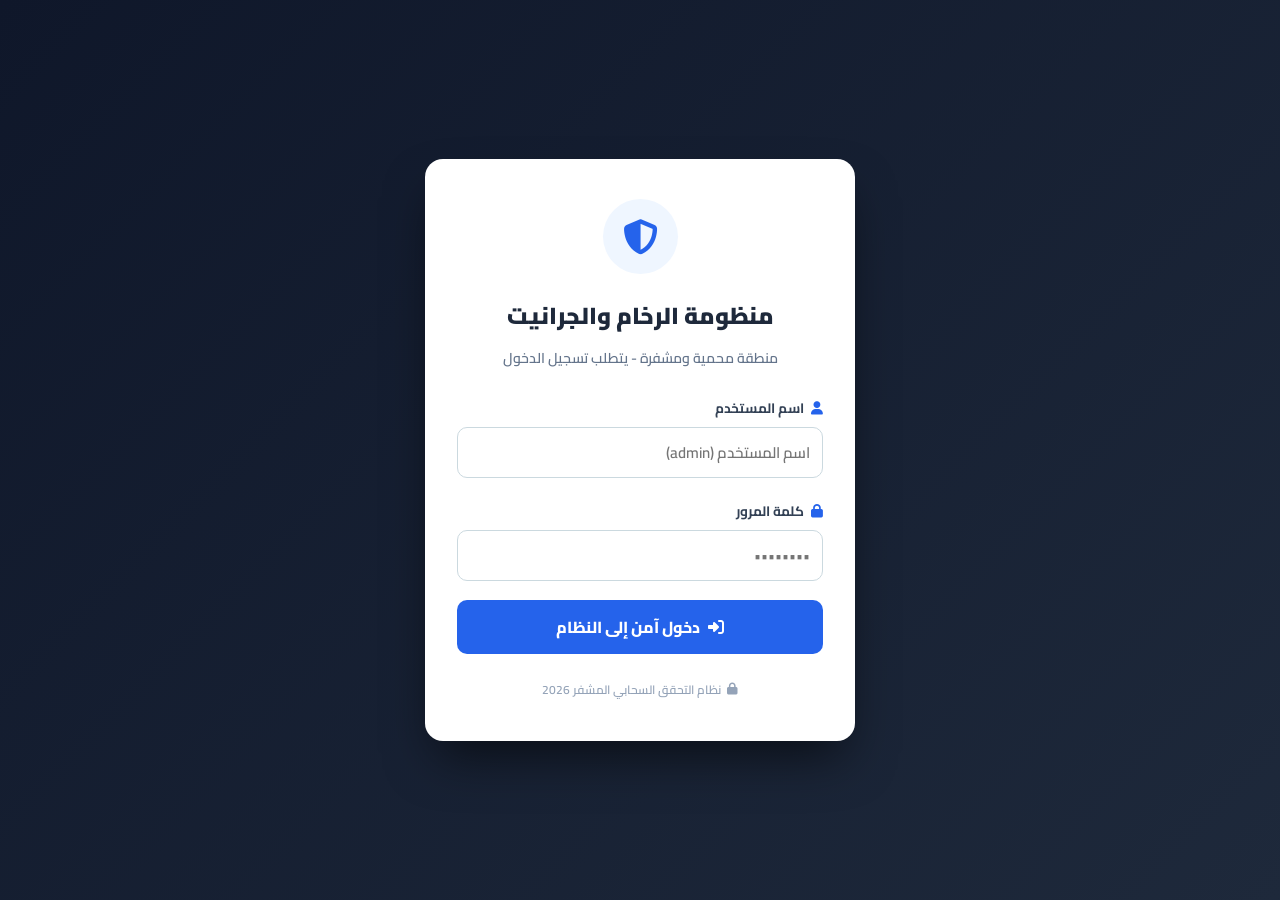
<file: public/index.html>
<!DOCTYPE html>
<html lang="ar" dir="rtl">
<head>
    <meta charset="UTF-8">
    <meta name="viewport" content="width=device-width, initial-scale=1.0">
    <title>حساب الحاج صلاح — الفواتير وكشف الحساب</title>
    <link rel="stylesheet" href="/static/style.css">
    <link rel="stylesheet" href="/static/overhaul.css?v=3">
    <link rel="stylesheet" href="https://cdnjs.cloudflare.com/ajax/libs/font-awesome/6.4.0/css/all.min.css">
    <style>
        .free-row td {
            background-color: #fef9c3 !important;
        }
        .btn-whatsapp {
            background: #25d366 !important;
            color: #fff !important;
            font-weight: 800;
        }
        .btn-whatsapp:hover {
            background: #1eb854 !important;
        }
        .gallery-item {
            display: inline-block;
            margin: 6px;
            padding: 6px;
            border: 1px solid #cbd5e1;
            border-radius: 8px;
            background: #fff;
            text-align: center;
        }
        .gallery-item img {
            width: 140px;
            height: 110px;
            object-fit: cover;
            border-radius: 6px;
            display: block;
        }
    </style>
</head>
<body>

    <!-- ================= FULLSCREEN SECURITY LOCK SCREEN ================= -->
    <div id="login-overlay" style="display:flex; position:fixed; top:0; left:0; width:100vw; height:100vh; background:linear-gradient(135deg, #0f172a 0%, #1e293b 100%); z-index:999999; justify-content:center; align-items:center; padding:1.25rem; font-family:'Cairo', sans-serif;">
        <div style="background:#ffffff; border-radius:18px; padding:2.5rem 2rem; width:100%; max-width:430px; box-shadow:0 25px 50px -12px rgba(0,0,0,0.6); text-align:center;">
            <div style="background:#eff6ff; width:75px; height:75px; border-radius:50%; display:flex; align-items:center; justify-content:center; margin:0 auto 1.25rem auto;">
                <i class="fa-solid fa-shield-halved" style="font-size:2.2rem; color:#2563eb;"></i>
            </div>
            <h2 style="font-size:1.45rem; font-weight:900; color:#1e293b; margin:0 0 0.5rem 0;">منظومة الرخام والجرانيت</h2>
            <p style="font-size:0.88rem; color:#64748b; margin:0 0 1.5rem 0; font-weight:600;">منطقة محمية ومشفرة - يتطلب تسجيل الدخول</p>

            <form id="login-form" onsubmit="handleLoginSubmit(event)" style="text-align:right;">
                <div style="margin-bottom:1.2rem;">
                    <label style="display:block; font-size:0.85rem; font-weight:700; color:#334155; margin-bottom:6px;">
                        <i class="fa-solid fa-user" style="color:#2563eb; margin-left:4px;"></i> اسم المستخدم
                    </label>
                    <input type="text" id="login-username" class="form-control" placeholder="اسم المستخدم (admin)" required autocomplete="username" style="width:100%; padding:10px 12px; font-size:0.95rem; border:1px solid #cbd5e1; border-radius:8px;">
                </div>

                <div style="margin-bottom:1.2rem;">
                    <label style="display:block; font-size:0.85rem; font-weight:700; color:#334155; margin-bottom:6px;">
                        <i class="fa-solid fa-lock" style="color:#2563eb; margin-left:4px;"></i> كلمة المرور
                    </label>
                    <input type="password" id="login-password" class="form-control" placeholder="••••••••" required autocomplete="current-password" style="width:100%; padding:10px 12px; font-size:0.95rem; border:1px solid #cbd5e1; border-radius:8px;">
                </div>

                <div id="login-error-msg" style="display:none; background:#fee2e2; color:#b91c1c; padding:8px 12px; border-radius:6px; font-size:0.85rem; font-weight:700; margin-bottom:1.2rem; text-align:center;">
                    اسم المستخدم أو كلمة المرور غير صحيحة!
                </div>

                <button type="submit" id="login-submit-btn" class="btn btn-primary" style="width:100%; padding:12px; font-size:1rem; font-weight:800; border-radius:8px; display:flex; justify-content:center; align-items:center; gap:8px;">
                    <i class="fa-solid fa-right-to-bracket"></i> دخول آمن إلى النظام
                </button>
            </form>

            <div style="margin-top:1.5rem; font-size:0.75rem; color:#94a3b8; font-weight:600; display:flex; align-items:center; justify-content:center; gap:6px;">
                <i class="fa-solid fa-lock"></i> نظام التحقق السحابي المشفر 2026
            </div>
        </div>
    </div>

    <!-- ================= MAIN APP WRAPPER (LOCKED UNTIL LOGIN) ================= -->
    <div id="app-wrapper" style="display:none;">


    <!-- Datalists for Autocomplete -->
    <datalist id="materials-datalist"></datalist>
    <datalist id="clients-datalist"></datalist>

    <!-- Navigation Header -->
    <header class="navbar">
        <div class="navbar-content">
            <div class="brand-title">
                <i class="fa-solid fa-gem" style="color: #f59e0b;"></i>
                <span>نظام فواتير ومستودع ملفات الرخام والجرانيت</span>
                <span class="brand-badge">خالي أحمد جلال 2026</span>
            </div>
            <nav class="nav-tabs">
                <button class="nav-tab-btn active" data-tab="dashboard-pane">
                    <i class="fa-solid fa-chart-pie"></i> لوحة التحكم
                </button>
                <button class="nav-tab-btn" data-tab="new-invoice-pane">
                    <i class="fa-solid fa-file-invoice"></i> الفاتورة (الاسطنبة الرسمية)
                </button>
                <button class="nav-tab-btn" data-tab="archive-pane">
                    <i class="fa-solid fa-folder-open"></i> أرشيف الفواتير
                </button>
                <button class="nav-tab-btn" data-tab="clients-pane">
                    <i class="fa-solid fa-users"></i> حسابات العملاء
                </button>
                <button class="nav-tab-btn" data-tab="repository-pane">
                    <i class="fa-solid fa-boxes-stacked"></i> مستودع الملفات والشغل
                </button>

            </nav>
            <div style="display:flex; align-items:center; gap:0.75rem; margin-right:auto;">
                <span class="badge" style="background:#e0f2fe; color:#0369a1; font-weight:800; padding:5px 12px; border-radius:12px; font-size:0.82rem;">
                    <i class="fa-solid fa-user-shield"></i> <span id="nav-username">admin</span>
                </span>
                <button class="btn btn-outline" onclick="handleLogout()" style="background:#fee2e2; color:#991b1b; border:1px solid #f87171; font-size:0.82rem; font-weight:800; padding:5px 12px; border-radius:8px; cursor:pointer;" title="تسجيل الخروج الآمن (مهم لو في سايبر أو جهاز مشترك)">
                    <i class="fa-solid fa-arrow-right-from-bracket"></i> خروج آمن
                </button>
            </div>
        </div>
    </header>

    <main class="main-wrapper">

        <!-- ==================== 1. DASHBOARD PANE ==================== -->
        <section id="dashboard-pane" class="tab-pane">
            <div class="stats-grid">
                <div class="stat-card blue">
                    <div class="stat-info">
                        <h4>إجمالي المبيعات والفواتير</h4>
                        <div class="stat-val" id="stat-sales">0 ج.م</div>
                        <div class="stat-sub">فواتير التوريدات والتصدير</div>
                    </div>
                    <div class="stat-icon"><i class="fa-solid fa-money-bill-wave" style="color:#3b82f6;"></i></div>
                </div>

                <div class="stat-card red">
                    <div class="stat-info">
                        <h4>المتبقي والديون لنا عند العملاء</h4>
                        <div class="stat-val" id="stat-receivables" style="color:#dc2626;">0 ج.م</div>
                        <div class="stat-sub">مستحقات واجبة التحصيل</div>
                    </div>
                    <div class="stat-icon"><i class="fa-solid fa-scale-unbalanced" style="color:#ef4444;"></i></div>
                </div>

                <div class="stat-card green">
                    <div class="stat-info">
                        <h4>إجمالي التحصيلات النقدية</h4>
                        <div class="stat-val" id="stat-paid" style="color:#16a34a;">0 ج.م</div>
                        <div class="stat-sub">سداد كاش وتحويلات ودينار</div>
                    </div>
                    <div class="stat-icon"><i class="fa-solid fa-circle-check" style="color:#10b981;"></i></div>
                </div>

                <div class="stat-card amber">
                    <div class="stat-info">
                        <h4>إجمالي كمية المسطحات</h4>
                        <div class="stat-val" id="stat-area">0 م٢</div>
                        <div class="stat-sub">مسطحات تم توريدها وتحميلها</div>
                    </div>
                    <div class="stat-icon"><i class="fa-solid fa-ruler-combined" style="color:#f59e0b;"></i></div>
                </div>

                <div class="stat-card purple">
                    <div class="stat-info">
                        <h4>إجمالي عدد القطع</h4>
                        <div class="stat-val" id="stat-pieces">0 قطعة</div>
                        <div class="stat-sub">طاولات وترابيع وشرائح</div>
                    </div>
                    <div class="stat-icon"><i class="fa-solid fa-cubes" style="color:#8b5cf6;"></i></div>
                </div>

                <div class="stat-card blue">
                    <div class="stat-info">
                        <h4>مصاريف الشغل والأوناش</h4>
                        <div class="stat-val" id="stat-expenses">0 ج.م</div>
                        <div class="stat-sub">نقل وونش وإكراميات وتعتيق</div>
                    </div>
                    <div class="stat-icon"><i class="fa-solid fa-truck-ramp-box" style="color:#6366f1;"></i></div>
                </div>
            </div>

            <!-- ==================== THE BIG FOUR MASTER ACCOUNTS ==================== -->
            <div class="card-box" style="margin-bottom: 1.5rem; background:#f8fafc; border: 2px solid #3b82f6; border-radius:12px; padding:1.25rem;">
                <div style="display:flex; justify-content:space-between; align-items:center; margin-bottom:1rem; flex-wrap:wrap; gap:0.5rem;">
                    <div>
                        <h3 style="font-weight:900; color:#1e3a8a; font-size:1.3rem; margin:0 0 4px 0;">
                            <i class="fa-solid fa-crown" style="color:#eab308;"></i> بوابة الحسابات وملفات الشغل الرئيسية (الأربعة الكبار)
                        </h3>
                        <span style="font-size:0.88rem; color:#64748b; font-weight:600;">الحسابات الأساسية التي طلبتها في الواجهة الرئيسية - وباقي العملاء متاحون بالقوائم في أي وقت</span>
                    </div>
                    <span class="badge badge-blue" style="font-size:0.85rem; padding:6px 12px; font-weight:800;">النسخة المطورة 2026</span>
                </div>

                <div style="display:grid; grid-template-columns: repeat(auto-fit, minmax(260px, 1fr)); gap:1rem;">
                    <!-- 1. الحاج صلاح -->
                    <div style="background: linear-gradient(135deg, #1e3a8a, #2563eb); color:#fff; border-radius:10px; padding:1.2rem; box-shadow:0 4px 6px rgba(0,0,0,0.1);">
                        <div style="display:flex; justify-content:space-between; align-items:center;">
                            <span style="background:#fef08a; color:#854d0e; font-size:0.75rem; font-weight:800; padding:2px 8px; border-radius:12px;">عميل رئيسي</span>
                            <i class="fa-solid fa-crown" style="color:#fde047;"></i>
                        </div>
                        <h4 style="margin:10px 0 4px 0; font-size:1.2rem; font-weight:900;">ملف الحاج صلاح</h4>
                        <p style="font-size:0.82rem; opacity:0.9; margin-bottom:12px;">10 فواتير نشطة معتمدة وسجل واصل والمتبقي</p>
                        <div style="display:flex; flex-direction:column; gap:6px;">
                            <div style="display:flex; gap:6px; flex-wrap:wrap;">
                                <button class="btn btn-warning" style="flex:1; padding:6px; font-size:0.82rem; font-weight:800;" onclick="showClientStatement('الحاج صلاح')">👁️ فتح الحساب</button>
                                <a href="/api/clients/الحاج صلاح/statement/pdf" class="btn btn-danger" style="background:#dc2626; color:#fff; border:none; padding:6px 8px; font-size:0.82rem; font-weight:800; display:inline-flex; align-items:center; gap:4px; text-decoration:none;" download><i class="fa-solid fa-file-pdf"></i> 📄 PDF كشف</a>
                                <a href="/api/special-files/الحاج صلاح/download" class="btn btn-outline" style="background:#fff; color:#1e3a8a; padding:6px 8px; font-size:0.82rem; font-weight:800;" download>📥 إكسيل</a>
                            </div>
                            <button class="btn btn-outline" style="background:rgba(255,255,255,0.15); color:#fff; border:1px solid rgba(255,255,255,0.4); padding:4px; font-size:0.8rem;" onclick="startNewInvoiceForClient('الحاج صلاح')">➕ عمل فاتورة جديدة له</button>
                        </div>
                    </div>

                    <!-- 2. أحمد رضا -->
                    <div style="background: linear-gradient(135deg, #0f766e, #0d9488); color:#fff; border-radius:10px; padding:1.2rem; box-shadow:0 4px 6px rgba(0,0,0,0.1);">
                        <div style="display:flex; justify-content:space-between; align-items:center;">
                            <span style="background:#ccfbf1; color:#0f766e; font-size:0.75rem; font-weight:800; padding:2px 8px; border-radius:12px;">عميل رئيسي</span>
                            <i class="fa-solid fa-gem" style="color:#a7f3d0;"></i>
                        </div>
                        <h4 style="margin:10px 0 4px 0; font-size:1.2rem; font-weight:900;">ملف أحمد رضا</h4>
                        <p style="font-size:0.82rem; opacity:0.9; margin-bottom:12px;">26 فاتورة مسجلة وصافي القديم ودفعات علي السيوفي</p>
                        <div style="display:flex; flex-direction:column; gap:6px;">
                            <div style="display:flex; gap:6px;">
                                <button class="btn btn-warning" style="flex:1; padding:6px; font-size:0.82rem; font-weight:800;" onclick="showClientStatement('أحمد رضا')">👁️ فتح الحساب</button>
                                <a href="/api/special-files/أحمد رضا/download" class="btn btn-outline" style="background:#fff; color:#0f766e; padding:6px 8px; font-size:0.82rem; font-weight:800;" download>📥 إكسيل مطور</a>
                            </div>
                            <button class="btn btn-outline" style="background:rgba(255,255,255,0.15); color:#fff; border:1px solid rgba(255,255,255,0.4); padding:4px; font-size:0.8rem;" onclick="startNewInvoiceForClient('أحمد رضا')">➕ عمل فاتورة جديدة له</button>
                        </div>
                    </div>

                    <!-- 3. أدهم -->
                    <div style="background: linear-gradient(135deg, #7c2d12, #c2410c); color:#fff; border-radius:10px; padding:1.2rem; box-shadow:0 4px 6px rgba(0,0,0,0.1);">
                        <div style="display:flex; justify-content:space-between; align-items:center;">
                            <span style="background:#ffedd5; color:#9a3412; font-size:0.75rem; font-weight:800; padding:2px 8px; border-radius:12px;">توريد وشحنات</span>
                            <i class="fa-solid fa-truck-fast" style="color:#fed7aa;"></i>
                        </div>
                        <h4 style="margin:10px 0 4px 0; font-size:1.2rem; font-weight:900;">ملف أدهم الشامل</h4>
                        <p style="font-size:0.82rem; opacity:0.9; margin-bottom:12px;">شحنات 1-9 وإجمالي أمتار الخامات وورشة عرب مساعد</p>
                        <div style="display:flex; flex-direction:column; gap:6px;">
                            <div style="display:flex; gap:6px;">
                                <button class="btn btn-warning" style="flex:1; padding:6px; font-size:0.82rem; font-weight:800;" onclick="showClientStatement('أدهم')">👁️ فتح الحساب</button>
                                <a href="/api/special-files/أدهم/download" class="btn btn-outline" style="background:#fff; color:#7c2d12; padding:6px 8px; font-size:0.82rem; font-weight:800;" download>📥 إكسيل مطور</a>
                            </div>
                            <button class="btn btn-outline" style="background:rgba(255,255,255,0.15); color:#fff; border:1px solid rgba(255,255,255,0.4); padding:4px; font-size:0.8rem;" onclick="startNewInvoiceForClient('أدهم')">➕ عمل فاتورة جديدة له</button>
                        </div>
                    </div>

                    <!-- 4. صديق جعفر -->
                    <div style="background: linear-gradient(135deg, #4c1d95, #6d28d9); color:#fff; border-radius:10px; padding:1.2rem; box-shadow:0 4px 6px rgba(0,0,0,0.1);">
                        <div style="display:flex; justify-content:space-between; align-items:center;">
                            <span style="background:#f3e8ff; color:#6b21a8; font-size:0.75rem; font-weight:800; padding:2px 8px; border-radius:12px;">عميل رئيسي</span>
                            <i class="fa-solid fa-scale-balanced" style="color:#d8b4fe;"></i>
                        </div>
                        <h4 style="margin:10px 0 4px 0; font-size:1.2rem; font-weight:900;">ملف صديق جعفر</h4>
                        <p style="font-size:0.82rem; opacity:0.9; margin-bottom:12px;">فواتير 1-5 وحساب قديم وإجمالي الدفعات الواصلة</p>
                        <div style="display:flex; flex-direction:column; gap:6px;">
                            <div style="display:flex; gap:6px;">
                                <button class="btn btn-warning" style="flex:1; padding:6px; font-size:0.82rem; font-weight:800;" onclick="showClientStatement('صديق جعفر')">👁️ فتح الحساب</button>
                                <a href="/api/special-files/صديق جعفر/download" class="btn btn-outline" style="background:#fff; color:#4c1d95; padding:6px 8px; font-size:0.82rem; font-weight:800;" download>📥 إكسيل مطور</a>
                            </div>
                            <button class="btn btn-outline" style="background:rgba(255,255,255,0.15); color:#fff; border:1px solid rgba(255,255,255,0.4); padding:4px; font-size:0.8rem;" onclick="startNewInvoiceForClient('صديق جعفر')">➕ عمل فاتورة جديدة له</button>
                        </div>
                    </div>

                    <!-- 5. عيسى -->
                    <div style="background: linear-gradient(135deg, #065f46, #059669); color:#fff; border-radius:10px; padding:1.2rem; box-shadow:0 4px 6px rgba(0,0,0,0.1);">
                        <div style="display:flex; justify-content:space-between; align-items:center;">
                            <span style="background:#d1fae5; color:#065f46; font-size:0.75rem; font-weight:800; padding:2px 8px; border-radius:12px;">مورد رخام</span>
                            <i class="fa-solid fa-layer-group" style="color:#a7f3d0;"></i>
                        </div>
                        <h4 style="margin:10px 0 4px 0; font-size:1.2rem; font-weight:900;">ملف عيسى</h4>
                        <p style="font-size:0.82rem; opacity:0.9; margin-bottom:12px;">بيان 1180 وسيلفيا طرد 38 وواصل 40 ألف والباقي له</p>
                        <div style="display:flex; flex-direction:column; gap:6px;">
                            <div style="display:flex; gap:6px;">
                                <button class="btn btn-warning" style="flex:1; padding:6px; font-size:0.82rem; font-weight:800;" onclick="showClientStatement('عيسى')">👁️ فتح الحساب</button>
                                <a href="/api/special-files/عيسى/download" class="btn btn-outline" style="background:#fff; color:#065f46; padding:6px 8px; font-size:0.82rem; font-weight:800;" download>📥 إكسيل مطور</a>
                            </div>
                            <button class="btn btn-outline" style="background:rgba(255,255,255,0.15); color:#fff; border:1px solid rgba(255,255,255,0.4); padding:4px; font-size:0.8rem;" onclick="startNewInvoiceForClient('عيسى')">➕ عمل فاتورة جديدة له</button>
                        </div>
                    </div>
                </div>
            </div>

            <div style="display: grid; grid-template-columns: 1fr 1fr; gap: 1.5rem;">
                <div class="card-box">
                    <div class="box-header">
                        <div class="box-title"><i class="fa-solid fa-clock-rotate-left"></i> أحدث الفواتير المسجلة</div>
                        <button class="btn btn-outline" onclick="document.querySelector('[data-tab=\'archive-pane\']').click()">عرض الكل</button>
                    </div>
                    <table class="data-table">
                        <thead>
                            <tr>
                                <th>رقم الفاتورة</th>
                                <th>التاريخ</th>
                                <th>العميل</th>
                                <th>الكمية</th>
                                <th>الإجمالي</th>
                                <th>إجراءات</th>
                            </tr>
                        </thead>
                        <tbody id="recent-invoices-tbody"></tbody>
                    </table>
                </div>

                <div class="card-box">
                    <div class="box-header">
                        <div class="box-title"><i class="fa-solid fa-fire"></i> أكثر الخامات مبيعاً وتوريداً</div>
                    </div>
                    <table class="data-table">
                        <thead>
                            <tr>
                                <th>اسم الخامة</th>
                                <th>عدد القطع</th>
                                <th>إجمالي المسطح</th>
                                <th>إجمالي القيمة</th>
                            </tr>
                        </thead>
                        <tbody id="top-materials-tbody"></tbody>
                    </table>
                </div>
            </div>
        </section>


        <!-- ==================== 2. NEW INVOICE PANE (الاسطنبة المطابقة 100%) ==================== -->
        <section id="new-invoice-pane" class="tab-pane" style="display:none;">
            
            <div class="card-box no-print" style="margin-bottom:1rem; padding: 1rem;">
                <div style="display:flex; justify-content:space-between; align-items:center; flex-wrap:wrap; gap:0.5rem;">
                    <div style="display:flex; gap:0.5rem; align-items:center;">
                        <span style="font-weight:800; font-size:1.15rem; color:#1e3a8a;">
                            <i class="fa-solid fa-stamp"></i> اسطنبة الفاتورة الرسمية (شغل الجرارات والتحميل والتصدير)
                        </span>
                    </div>
                    <div style="display:flex; gap:0.5rem; flex-wrap:wrap;">
                        <button type="button" class="btn btn-amber" onclick="openSmartOrderModal()">
                            <i class="fa-solid fa-wand-magic-sparkles"></i> 🤖 كتابة أمر سريع
                        </button>
                        <button type="button" class="btn btn-primary" onclick="addRowToInvoice()">
                            <i class="fa-solid fa-plus"></i> إضافة سطر بند
                        </button>
                        <button type="button" id="btn-save-invoice" class="btn btn-success" onclick="saveCurrentInvoice()">
                            <i class="fa-solid fa-floppy-disk"></i> حفظ الفاتورة في النظام
                        </button>
                        <button type="button" id="btn-send-whatsapp" class="btn btn-whatsapp" style="display:none;" onclick="shareInvoiceWhatsApp()">
                            <i class="fa-brands fa-whatsapp"></i> إرسال واتساب للعميل
                        </button>
                        <button type="button" id="btn-attach-photos" class="btn btn-primary" style="display:none; background:#7c3aed;" onclick="openAttachPhotosModal()">
                            <i class="fa-solid fa-camera"></i> 📷 إرفاق صور البضاعة / الإيصالات
                        </button>
                        <button type="button" id="btn-export-excel-current" class="btn btn-success" style="display:none;" onclick="exportCurrentInvoiceExcel()">
                            <i class="fa-solid fa-file-excel"></i> 📥 تصدير إكسيل
                        </button>
                        <button type="button" id="btn-export-pdf-current" class="btn btn-danger" style="display:none; background:#dc2626; color:#fff;" onclick="exportCurrentInvoicePDF()">
                            <i class="fa-solid fa-file-pdf"></i> 📄 تصدير PDF منسق
                        </button>
                        <button type="button" class="btn btn-outline" onclick="window.print()">
                            <i class="fa-solid fa-print"></i> طباعة A4
                        </button>
                        <button type="button" class="btn btn-amber" onclick="prefillSampleInvoice()">
                            <i class="fa-solid fa-bolt"></i> ⚡ نموذج تجربة
                        </button>
                        <button type="button" class="btn btn-danger" onclick="clearInvoiceForm()">
                            <i class="fa-solid fa-plus-circle"></i> فاتورة جديدة
                        </button>
                    </div>
                </div>
            </div>

            <!-- The Official Invoice Sheet View -->
            <div class="invoice-sheet-container" id="printable-invoice-sheet">
                
                <!-- Metadata Yellow Header Table -->
                <table class="invoice-top-meta-table">
                    <tr>
                        <td style="width: 2%;"></td>
                        <td class="cell-yellow">التاريخ</td>
                        <td style="width: 18%;"><input type="date" id="meta-inv-date" class="meta-input"></td>
                        <td class="cell-yellow">العميل</td>
                        <td style="width: 28%;"><input type="text" list="clients-datalist" id="meta-client-name" class="meta-input" placeholder="اسم العميل (يمكنك اختيار أي عميل أو كتابة جديد)..."></td>
                        <td style="width: 2%;"></td>
                        <td class="cell-yellow">السائق</td>
                        <td style="width: 22%;"><input type="text" id="meta-driver-name" class="meta-input" placeholder="اسم السائق ورقم الهاتف..."></td>
                    </tr>
                    <tr>
                        <td style="width: 2%;"></td>
                        <td class="cell-yellow">رقم السيارة / الكونتر</td>
                        <td><input type="text" id="meta-car-no" class="meta-input" placeholder="رقم السيارة..."></td>
                        <td class="cell-yellow">مكان التحميل</td>
                        <td><input type="text" id="meta-loading-place" class="meta-input" placeholder="مكان التحميل / المصنع..."></td>
                        <td style="width: 2%;"></td>
                        <td class="cell-yellow">المشرف</td>
                        <td><input type="text" id="meta-supervisor" class="meta-input" value="-"></td>
                    </tr>
                    <tr>
                        <td style="width: 2%;"></td>
                        <td class="cell-yellow">رقم الفاتوره</td>
                        <td><input type="text" id="meta-inv-no" class="meta-input" style="color:#b91c1c; font-weight:800;"></td>
                        <td class="cell-yellow">الدفعة المسددة</td>
                        <td><input type="number" id="meta-paid" class="meta-input" value="0" placeholder="المدفوع كاش..."></td>
                        <td style="width: 2%;"></td>
                        <td class="cell-yellow">خصم / تسوية</td>
                        <td><input type="number" id="meta-discount" class="meta-input" value="0"></td>
                    </tr>
                </table>

                <!-- Main Items Table -->
                <table class="invoice-grid-table">
                    <thead>
                        <tr>
                            <th style="width: 6%;">رقم<br>الطرد</th>
                            <th style="width: 6%;">رقم البلوك</th>
                            <th style="width: 24%;">نوع الخامه</th>
                            <th style="width: 6%;">عدد</th>
                            <th style="width: 6%;">طول</th>
                            <th style="width: 6%;">عرض</th>
                            <th style="width: 9%;">المسطح (م٢)</th>
                            <th style="width: 8%;">السعر</th>
                            <th style="width: 11%;">الإجمالي</th>
                            <th style="width: 6%;">فري</th>
                            <th style="width: 14%;">ملاحظات</th>
                            <th class="no-print" style="width: 2%;">حذف</th>
                        </tr>
                    </thead>
                    <tbody id="invoice-items-tbody">
                        <!-- Populated by app.js -->
                    </tbody>
                    <tfoot>
                        <!-- Exact Grand Total Row with Red Highlight -->
                        <tr class="row-tot-red">
                            <td colspan="3" style="text-align:center; font-size:1.1rem;">الإجمالي</td>
                            <td id="lbl-total-pieces" style="font-size:1.15rem;">0</td>
                            <td></td>
                            <td></td>
                            <td id="lbl-total-area" style="font-size:1.15rem;">0.000</td>
                            <td></td>
                            <td id="lbl-total-amount" style="font-size:1.2rem;">0.00</td>
                            <td></td>
                            <td></td>
                            <td class="no-print"></td>
                        </tr>
                    </tfoot>
                </table>

                <div class="form-group no-print" style="margin-top:0.75rem;">
                    <label>ملاحظات عامة على الفاتورة:</label>
                    <input type="text" id="meta-notes" class="form-control" placeholder="أي ملاحظات تخص الحمولة أو النولون أو الحساب القديم...">
                </div>

                <!-- Truck Summary Table (ملخص الجرار التلقائي) -->
                <div class="truck-summary-wrapper">
                    <div style="text-align: center;">
                        <span class="truck-summary-title">ملخص الجرار</span>
                    </div>
                    <table class="truck-table">
                        <thead>
                            <tr>
                                <th style="width: 40%;">الخامه و البيان</th>
                                <th style="width: 15%;">عدد الطاولات</th>
                                <th style="width: 15%;">كمية الأمتار</th>
                                <th style="width: 15%;">السعر</th>
                                <th style="width: 15%;">الإجمالي</th>
                            </tr>
                        </thead>
                        <tbody id="truck-summary-tbody">
                            <!-- Populated automatically -->
                        </tbody>
                        <tfoot>
                            <tr class="truck-total-row">
                                <td>الإجمالي</td>
                                <td id="sum-tot-qty">0</td>
                                <td id="sum-tot-area">0.000</td>
                                <td>-</td>
                                <td id="sum-tot-amount">0.00</td>
                            </tr>
                        </tfoot>
                    </table>
                </div>

                <!-- Attached Photos Gallery for this Invoice -->
                <div id="invoice-attachments-section" style="display:none; margin-top:2rem; border-top:1px solid #cbd5e1; padding-top:1rem;">
                    <h4 style="font-weight:800; color:#1e3a8a; margin-bottom:0.75rem;"><i class="fa-solid fa-images"></i> صور ومرفقات الفاتورة والبضاعة:</h4>
                    <div id="invoice-attachments-gallery"></div>
                </div>

<!-- Signatures omitted as requested -->
            </div>

        </section>


        <!-- ==================== 3. INVOICES ARCHIVE PANE (مع إمكانية التعديل في أي وقت) ==================== -->
        <section id="archive-pane" class="tab-pane" style="display:none;">
            <div class="card-box">
                <div class="box-header">
                    <div class="box-title"><i class="fa-solid fa-box-archive"></i> أرشيف وسجل الفواتير (اضغط على "تعديل" لتعديل أي فاتورة في أي وقت)</div>
                    <div style="display:flex; gap:0.5rem;">
                        <input type="text" id="archive-search" class="form-control" style="width:250px;" placeholder="بحث برقم الفاتورة أو العميل..." oninput="loadInvoicesArchive()">
                        <button class="btn btn-primary" onclick="loadInvoicesArchive()"><i class="fa-solid fa-magnifying-glass"></i> بحث</button>
                    </div>
                </div>
                
                <!-- Quick Filter Buttons (Newest first, single click) -->
                <div style="display:flex; gap:0.5rem; flex-wrap:wrap; margin-bottom:1rem; padding:0.5rem 0; border-bottom:1px solid #e2e8f0;">
                    <button class="btn btn-outline" style="padding:5px 14px; font-size:0.85rem; font-weight:800;" onclick="filterArchiveByClient('')">🌟 جميع الفواتير</button>
                    <button class="btn btn-outline" style="padding:5px 14px; font-size:0.85rem; font-weight:800; background:#fef08a; color:#854d0e; border-color:#eab308;" onclick="filterArchiveByClient('الحاج صلاح')">👑 الحاج صلاح</button>
                    <button class="btn btn-outline" style="padding:5px 14px; font-size:0.85rem; font-weight:800; background:#ccfbf1; color:#0f766e; border-color:#14b8a6;" onclick="filterArchiveByClient('أحمد رضا')">📄 أحمد رضا</button>
                    <button class="btn btn-outline" style="padding:5px 14px; font-size:0.85rem; font-weight:800; background:#f3e8ff; color:#6b21a8; border-color:#a855f7;" onclick="filterArchiveByClient('أدهم')">💼 ملف أدهم</button>
                    <button class="btn btn-outline" style="padding:5px 14px; font-size:0.85rem; font-weight:800; background:#ffedd5; color:#9a3412; border-color:#f97316;" onclick="filterArchiveByClient('صديق جعفر')">🤝 صديق جعفر</button>
                </div>
                <table class="data-table">
                    <thead>
                        <tr>
                            <th>رقم الفاتورة</th>
                            <th>التاريخ</th>
                            <th>العميل</th>
                            <th>السائق والسيارة</th>
                            <th>القطع</th>
                            <th>المسطح</th>
                            <th>الإجمالي</th>
                            <th>المدفوع</th>
                            <th>المتبقي</th>
                            <th>إجراءات الفاتورة</th>
                        </tr>
                    </thead>
                    <tbody id="archive-tbody"></tbody>
                </table>
            </div>
        </section>


        <!-- ==================== 4. CLIENTS & LEDGER PANE ==================== -->
        <section id="clients-pane" class="tab-pane" style="display:none;">
            <div class="card-box">
                <div class="box-header">
                    <div class="box-title"><i class="fa-solid fa-users"></i> دليل وحسابات العملاء (كشوف الحساب والديون)</div>
                    <div style="display:flex; gap:0.5rem; align-items:center;">
                        <select id="client-statement-select" class="form-control" style="width:320px;" onchange="showClientStatement(this.value)">
                            <option value="">-- اختر عميل لعرض كشف الحساب --</option>
                        </select>
                        <button class="btn btn-success" onclick="openAddPaymentModal()"><i class="fa-solid fa-hand-holding-dollar"></i> تسجيل دفعة جديدة</button>
                    </div>
                </div>

                <!-- VIP Master Cards for Salah, Reda, and Adham -->
                <div style="display:grid; grid-template-columns: repeat(auto-fit, minmax(280px, 1fr)); gap:1rem; margin-bottom:1.5rem;">
                    <div style="background: linear-gradient(135deg, #1e3a8a, #3b82f6); color:#fff; border-radius:12px; padding:1.25rem; box-shadow:0 4px 6px -1px rgba(0,0,0,0.1);">
                        <div style="display:flex; justify-content:space-between; align-items:center;">
                            <span style="background:#fef08a; color:#854d0e; font-size:0.75rem; font-weight:800; padding:3px 8px; border-radius:20px;">نسخة مطورة 2026</span>
                            <i class="fa-solid fa-crown" style="color:#fde047; font-size:1.2rem;"></i>
                        </div>
                        <h3 style="margin:8px 0 4px 0; font-size:1.25rem;">ملف الحاج صلاح الشامل</h3>
                        <p style="font-size:0.85rem; opacity:0.9; margin-bottom:12px;">10 فواتير نشطة معتمدة وسجل الدفعات والمتبقي</p>
                        <div style="display:flex; gap:6px; flex-wrap:wrap;">
                            <button class="btn btn-warning" style="flex:1; padding:6px; font-size:0.85rem; font-weight:700;" onclick="showClientStatement('الحاج صلاح')">👁️ عرض السجل</button>
                            <a href="/api/clients/الحاج صلاح/statement/pdf" class="btn btn-danger" style="background:#dc2626; color:#fff; border:none; padding:6px 10px; font-size:0.85rem; font-weight:800; display:inline-flex; align-items:center; gap:4px; text-decoration:none;" download><i class="fa-solid fa-file-pdf"></i> 📄 PDF كشف</a>
                            <a href="/api/special-files/الحاج صلاح/download" class="btn btn-outline" style="background:#fff; color:#1e3a8a; padding:6px 10px; font-size:0.85rem; font-weight:700;">📥 إكسيل</a>
                        </div>
                    </div>

                    <div style="background: linear-gradient(135deg, #0f766e, #14b8a6); color:#fff; border-radius:12px; padding:1.25rem; box-shadow:0 4px 6px -1px rgba(0,0,0,0.1);">
                        <div style="display:flex; justify-content:space-between; align-items:center;">
                            <span style="background:#ccfbf1; color:#0f766e; font-size:0.75rem; font-weight:800; padding:3px 8px; border-radius:20px;">نسخة مطورة 2026</span>
                            <i class="fa-solid fa-gem" style="color:#a7f3d0; font-size:1.2rem;"></i>
                        </div>
                        <h3 style="margin:8px 0 4px 0; font-size:1.25rem;">ملف أحمد رضا الشامل</h3>
                        <p style="font-size:0.85rem; opacity:0.9; margin-bottom:12px;">26 فاتورة مسجلة بالأسماء الأصلية ودفعات واصل</p>
                        <div style="display:flex; gap:6px;">
                            <button class="btn btn-warning" style="flex:1; padding:6px; font-size:0.85rem; font-weight:700;" onclick="showClientStatement('أحمد رضا')">👁️ عرض السجل</button>
                            <a href="/api/special-files/أحمد رضا/download" class="btn btn-outline" style="background:#fff; color:#0f766e; padding:6px 10px; font-size:0.85rem; font-weight:700;">📥 إكسيل مطور</a>
                        </div>
                    </div>

                    <div style="background: linear-gradient(135deg, #7c2d12, #ea580c); color:#fff; border-radius:12px; padding:1.25rem; box-shadow:0 4px 6px -1px rgba(0,0,0,0.1);">
                        <div style="display:flex; justify-content:space-between; align-items:center;">
                            <span style="background:#ffedd5; color:#9a3412; font-size:0.75rem; font-weight:800; padding:3px 8px; border-radius:20px;">نسخة مطورة 2026</span>
                            <i class="fa-solid fa-truck-fast" style="color:#fed7aa; font-size:1.2rem;"></i>
                        </div>
                        <h3 style="margin:8px 0 4px 0; font-size:1.25rem;">ملف أدهم الشامل</h3>
                        <p style="font-size:0.85rem; opacity:0.9; margin-bottom:12px;">شحنات 1-9 ومستودع أمتار الخامات وورشة عرب مساعد</p>
                        <div style="display:flex; gap:6px;">
                            <button class="btn btn-warning" style="flex:1; padding:6px; font-size:0.85rem; font-weight:700;" onclick="showClientStatement('أدهم')">👁️ عرض السجل</button>
                            <a href="/api/special-files/أدهم/download" class="btn btn-outline" style="background:#fff; color:#7c2d12; padding:6px 10px; font-size:0.85rem; font-weight:700;">📥 إكسيل مطور</a>
                        </div>
                    </div>
                </div>

                <table class="data-table">
                    <thead>
                        <tr>
                            <th>اسم العميل</th>
                            <th>رقم الهاتف</th>
                            <th>العنوان</th>
                            <th>رصيد سابق</th>
                            <th>إجمالي المسحوبات</th>
                            <th>إجمالي المسدد</th>
                            <th>الرصيد الحالي المستحق</th>
                            <th>كشوف الحسابات</th>
                        </tr>
                    </thead>
                    <tbody id="clients-tbody"></tbody>
                </table>
            </div>
        </section>


        <!-- ==================== 5. REPOSITORY (مستودع الملفات والشغل الفعلي) ==================== -->
        <section id="repository-pane" class="tab-pane" style="display:none;">
            <div class="card-box">
                <div class="box-header">
                    <div class="box-title">
                        <i class="fa-solid fa-boxes-stacked" style="color:#2563eb;"></i>
                        مستودع ملفات الشغل الحالية (I:\خالي أحمد جلال)
                        <span class="brand-badge" id="repo-total-files">0 ملف</span>
                        <span class="brand-badge" id="repo-total-folders" style="background:#3b82f6; color:#fff;">0 مجلد</span>
                    </div>
                    <div style="display:flex; gap:0.5rem;">
                        <input type="text" id="repo-search-input" class="form-control" style="width:250px;" placeholder="بحث في المستودع..." oninput="filterRepoFiles()">
                        <button class="btn btn-outline" onclick="loadRepository()"><i class="fa-solid fa-rotate"></i> تحديث المستودع</button>
                    </div>
                </div>

                <!-- Folder Selector Pills -->
                <div style="margin-bottom:1.25rem;">
                    <div style="font-size:0.85rem; font-weight:700; color:#475569; margin-bottom:6px;">اختر مجلد العميل أو الشغل:</div>
                    <div id="repo-folder-pills" style="display:flex; flex-wrap:wrap; gap:4px;"></div>
                </div>

                <!-- Files Table -->
                <table class="data-table">
                    <thead>
                        <tr>
                            <th>اسم الملف في المستودع</th>
                            <th>النوع</th>
                            <th>الحجم</th>
                            <th>تاريخ التعديل</th>
                            <th>إجراءات المستودع</th>
                        </tr>
                    </thead>
                    <tbody id="repo-files-tbody"></tbody>
                </table>
            </div>
        </section>


        <!-- ==================== 6. PRICES & MATERIALS MANAGEMENT PANE ==================== -->
        </main>

    <!-- ==================== MODALS ==================== -->

    <!-- Repo Preview Modal (معاينة ملفات المستودع إكسيل و PDF) -->
    <div id="repo-preview-modal" class="modal-overlay" style="display:none;">
        <div class="modal-box" style="max-width:950px;">
            <div class="modal-header">
                <h3 id="preview-modal-title" style="font-weight:800; color:#1e3a8a;">معاينة ملف المستودع</h3>
                <button class="btn btn-outline" onclick="closeModals()">✕</button>
            </div>
            <div id="preview-modal-content"></div>
            <div style="margin-top:1.25rem; text-align:left;">
                <button class="btn btn-primary" onclick="closeModals()">إغلاق المعاينة</button>
            </div>
        </div>
    </div>

    <!-- Smart Order Text Parser Modal -->
    <div id="smart-order-modal" class="modal-overlay" style="display:none;">
        <div class="modal-box" style="max-width:700px;">
            <div class="modal-header">
                <h3 style="font-weight:800; color:#1e3a8a;"><i class="fa-solid fa-wand-magic-sparkles"></i> إدخال وتفكيك طلب سريع بالذكاء الاصطناعي</h3>
                <button class="btn btn-outline" onclick="closeModals()">✕</button>
            </div>
            <p style="font-size:0.9rem; color:#64748b; margin-bottom:0.75rem;">
                انسخ أو اكتب أو أملِ تفاصيل الحمولة والبنود بأي صيغة عامية أو مختصرة، وسيقوم النظام بتفكيكها إلى أسطر الفاتورة والمقاسات والأسعار والفري آلياً:
            </p>
            <div class="form-group">
                <textarea id="smart-order-input" class="form-control" rows="6" placeholder="مثال:
45 طاولة جندولا 2 سم مقاس 3.20 في 0.80 بسعر 355
23 طاولة جندولا 3.20 في 0.75 بسعر 345
2 طاولة جندولا 2.50 في 0.80 فري
53 طاولة حلايب 2 سم 3.15 في 0.70 بسعر 450"></textarea>
            </div>
            <div style="text-align:left; margin-top:1.25rem;">
                <button class="btn btn-outline" onclick="closeModals()">إلغاء</button>
                <button class="btn btn-primary" onclick="processSmartOrderText()"><i class="fa-solid fa-bolt"></i> تفكيك وإدراج في الفاتورة فوراً</button>
            </div>
        </div>
    </div>

    <!-- Attach Photos Modal -->
    <div id="attach-modal" class="modal-overlay" style="display:none;">
        <div class="modal-box">
            <div class="modal-header">
                <h3 style="font-weight:800;"><i class="fa-solid fa-camera"></i> إرفاق صورة للفاتورة / البضاعة / الإيصال</h3>
                <button class="btn btn-outline" onclick="closeModals()">✕</button>
            </div>
            <div id="attach-inv-id-lbl" style="font-weight:700; color:#1e3a8a; margin-bottom:1rem;"></div>
            <div class="form-group">
                <label>اختر الصورة (صورة البلوكات / الحمولة / وصل أمانة / شيك):</label>
                <input type="file" id="attach-file-input" class="form-control" accept="image/*">
            </div>
            <div class="form-group">
                <label>وصف / تعليق على الصورة:</label>
                <input type="text" id="attach-caption-input" class="form-control" placeholder="مثال: صورة الجرار بعد التعتيق / إيصال سداد كاش...">
            </div>
            <div style="text-align:left; margin-top:1.25rem;">
                <button class="btn btn-outline" onclick="closeModals()">إلغاء</button>
                <button class="btn btn-success" onclick="uploadInvoicePhoto()"><i class="fa-solid fa-upload"></i> رفع وحفظ الصورة</button>
            </div>
        </div>
    </div>

    <!-- Client Statement Modal -->
    <div id="client-statement-modal" class="modal-overlay" style="display:none;">
        <div class="modal-box" style="max-width:900px;">
            <div class="modal-header">
                <div style="display:flex; align-items:center; gap:0.6rem; flex-wrap:wrap;">
                    <h3 id="stmt-client-title" style="font-weight:800; color:#1e3a8a; margin:0;">كشف حساب العميل</h3>
                    <a id="stmt-download-pdf-btn" href="#" class="btn btn-danger" style="display:none; font-weight:800; padding:4px 12px; font-size:0.85rem; background:#dc2626; color:#fff; border:none; text-decoration:none;" download><i class="fa-solid fa-file-pdf"></i> 📥 تحميل بيان الحساب المحدث (PDF)</a>
                    <button type="button" class="btn btn-success" style="font-weight:800; padding:4px 12px; font-size:0.85rem;" onclick="openAddPaymentModal(currentStatementClient)"><i class="fa-solid fa-plus"></i> تسجيل دفعة / واصل</button>
                    <a id="stmt-download-special-btn" href="#" class="btn btn-success" style="display:none; font-weight:700; padding:4px 12px; font-size:0.85rem;"><i class="fa-solid fa-file-excel"></i> 📥 إكسيل مطور (.xlsx)</a>
                </div>
                <button class="btn btn-outline" onclick="closeModals()">✕</button>
            </div>
            
            <div style="display:grid; grid-template-columns: repeat(3, 1fr); gap:1rem; margin-bottom:1.25rem;">
                <div style="background:#f1f5f9; padding:0.75rem; border-radius:8px; text-align:center;">
                    <div style="font-size:0.85rem; color:#64748b;">إجمالي المسحوبات (عليه)</div>
                    <div id="stmt-debit" style="font-size:1.2rem; font-weight:800; color:#b91c1c;">0 ج.م</div>
                </div>
                <div style="background:#f1f5f9; padding:0.75rem; border-radius:8px; text-align:center;">
                    <div style="font-size:0.85rem; color:#64748b;">إجمالي السدادات (له)</div>
                    <div id="stmt-credit" style="font-size:1.2rem; font-weight:800; color:#15803d;">0 ج.م</div>
                </div>
                <div style="background:#eff6ff; padding:0.75rem; border-radius:8px; text-align:center;">
                    <div style="font-size:0.85rem; color:#1e40af;">الرصيد الصافي المتبقي</div>
                    <div id="stmt-balance" style="font-size:1.2rem; font-weight:900; color:#1e3a8a;">0 ج.م</div>
                </div>
            </div>

            <table class="data-table" style="font-size:0.88rem;">
                <thead>
                    <tr>
                        <th>التاريخ</th>
                        <th>النوع</th>
                        <th>رقم المستند</th>
                        <th>البيان التفصيلي</th>
                        <th>مدين (عليه)</th>
                        <th>دائن (له)</th>
                        <th>الرصيد</th>
                    </tr>
                </thead>
                <tbody id="stmt-tbody"></tbody>
            </table>

            <div style="margin-top:1.5rem; text-align:left;">
                <button class="btn btn-outline" onclick="window.print()"><i class="fa-solid fa-print"></i> طباعة كشف الحساب</button>
                <button class="btn btn-primary" onclick="closeModals()">إغلاق</button>
            </div>
        </div>
    </div>

    <!-- Add Payment Modal -->
    <div id="payment-modal" class="modal-overlay" style="display:none;">
        <div class="modal-box">
            <div class="modal-header">
                <h3 style="font-weight:800;"><i class="fa-solid fa-hand-holding-dollar"></i> تسجيل دفعة جديدة أو قديمة من عميل</h3>
                <button class="btn btn-outline" onclick="closeModals()">✕</button>
            </div>
            <div class="form-group">
                <label>اسم العميل:</label>
                <input type="text" id="pay-client-name" list="clients-datalist" class="form-control">
            </div>
            <div class="form-group">
                <label>تاريخ السداد (يمكنك اختيار أي تاريخ قديم أو جديد):</label>
                <input type="date" id="pay-date" class="form-control">
            </div>
            <div style="display:grid; grid-template-columns: 2fr 1fr 1fr; gap:0.75rem;">
                <div class="form-group">
                    <label>المبلغ:</label>
                    <input type="number" id="pay-amount" class="form-control" step="any">
                </div>
                <div class="form-group">
                    <label>العملة:</label>
                    <select id="pay-currency" class="form-control">
                        <option value="EGP">جنيه مصري (EGP)</option>
                        <option value="LYD">دينار ليبي (LYD)</option>
                        <option value="USD">دولار (USD)</option>
                    </select>
                </div>
                <div class="form-group">
                    <label>سعر الصرف:</label>
                    <input type="number" id="pay-rate" class="form-control" value="1" step="any">
                </div>
            </div>
            <div class="form-group">
                <label>طريقة الدفع:</label>
                <select id="pay-method" class="form-control">
                    <option value="نقداً">نقداً (كاش)</option>
                    <option value="تحويل بنكي">تحويل بنكي</option>
                    <option value="شيك">شيك مصرفي</option>
                    <option value="حوالة">حوالة خارجية</option>
                </select>
            </div>
            <div class="form-group">
                <label>ملاحظات:</label>
                <input type="text" id="pay-notes" class="form-control" placeholder="رقم الشيك أو تفاصيل التحويل...">
            </div>
            <div style="text-align:left; margin-top:1.25rem;">
                <button class="btn btn-outline" onclick="closeModals()">إلغاء</button>
                <button id="submit-payment-btn" class="btn btn-success" onclick="submitPayment()">حفظ الدفعة وتحديث الحسابات</button>
            </div>
        </div>
    </div>

    <!-- Partner Expense Modal -->
    </div> <!-- End app-wrapper -->
    <script src="/static/app.js?v=overhaul-4"></script>
</body>
</html>
</file>
<file: static/style.css>
@import url('https://fonts.googleapis.com/css2?family=Cairo:wght@400;500;600;700;800;900&family=Tajawal:wght@400;500;700;800&display=swap');

:root {
  --primary: #1e3a8a;
  --primary-light: #3b82f6;
  --primary-dark: #172554;
  --accent: #d97706;
  --success: #15803d;
  --danger: #b91c1c;
  --bg-slate: #f8fafc;
  --border-color: #cbd5e1;
  --excel-yellow: #ffff00;
  --excel-blue-hdr: #d9e1f2;
  --excel-green-hdr: #92d050;
  --excel-red-tot: #ffc7ce;
}

* {
  box-sizing: border-box;
  margin: 0;
  padding: 0;
  font-family: 'Cairo', 'Tajawal', sans-serif;
}

body {
  background-color: #f1f5f9;
  color: #1e293b;
  direction: rtl;
  min-height: 100vh;
}

/* Navbar */
.navbar {
  background: linear-gradient(135deg, #0f172a 0%, #1e293b 100%);
  color: #fff;
  padding: 1rem 2rem;
  box-shadow: 0 4px 12px rgba(0,0,0,0.15);
  position: sticky;
  top: 0;
  z-index: 50;
}
.navbar-content {
  max-width: 1600px;
  margin: 0 auto;
  display: flex;
  justify-content: space-between;
  align-items: center;
  flex-wrap: wrap;
  gap: 1rem;
}
.brand-title {
  display: flex;
  align-items: center;
  gap: 0.75rem;
  font-size: 1.4rem;
  font-weight: 800;
  letter-spacing: -0.5px;
}
.brand-badge {
  background: #f59e0b;
  color: #000;
  font-size: 0.75rem;
  padding: 0.2rem 0.6rem;
  border-radius: 999px;
  font-weight: 700;
}

/* Nav tabs */
.nav-tabs {
  display: flex;
  gap: 0.5rem;
  flex-wrap: wrap;
}
.nav-tab-btn {
  background: rgba(255,255,255,0.08);
  border: 1px solid rgba(255,255,255,0.12);
  color: #e2e8f0;
  padding: 0.55rem 1rem;
  border-radius: 8px;
  cursor: pointer;
  font-weight: 600;
  font-size: 0.95rem;
  transition: all 0.2s ease;
  display: flex;
  align-items: center;
  gap: 0.5rem;
}
.nav-tab-btn:hover {
  background: rgba(255,255,255,0.18);
  color: #fff;
}
.nav-tab-btn.active {
  background: #2563eb;
  border-color: #3b82f6;
  color: #fff;
  box-shadow: 0 4px 10px rgba(37,99,235,0.3);
}

/* Main Container */
.main-wrapper {
  max-width: 1600px;
  margin: 1.5rem auto;
  padding: 0 1.5rem 3rem 1.5rem;
}

/* Dashboard Cards */
.stats-grid {
  display: grid;
  grid-template-columns: repeat(auto-fit, minmax(230px, 1fr));
  gap: 1.25rem;
  margin-bottom: 2rem;
}
.stat-card {
  background: #fff;
  padding: 1.25rem;
  border-radius: 12px;
  box-shadow: 0 2px 6px rgba(0,0,0,0.04);
  border: 1px solid #e2e8f0;
  display: flex;
  align-items: center;
  justify-content: space-between;
  position: relative;
  overflow: hidden;
}
.stat-card::before {
  content: '';
  position: absolute;
  top: 0;
  right: 0;
  width: 5px;
  height: 100%;
}
.stat-card.blue::before { background: #3b82f6; }
.stat-card.green::before { background: #10b981; }
.stat-card.amber::before { background: #f59e0b; }
.stat-card.purple::before { background: #8b5cf6; }
.stat-card.red::before { background: #ef4444; }

.stat-info h4 {
  font-size: 0.88rem;
  color: #64748b;
  font-weight: 600;
  margin-bottom: 0.35rem;
}
.stat-info .stat-val {
  font-size: 1.6rem;
  font-weight: 800;
  color: #0f172a;
}
.stat-info .stat-sub {
  font-size: 0.8rem;
  color: #94a3b8;
  margin-top: 0.2rem;
}
.stat-icon {
  font-size: 2.2rem;
  opacity: 0.8;
}

/* Section Box */
.card-box {
  background: #fff;
  border-radius: 12px;
  border: 1px solid #e2e8f0;
  box-shadow: 0 2px 8px rgba(0,0,0,0.03);
  padding: 1.5rem;
  margin-bottom: 2rem;
}
.box-header {
  display: flex;
  justify-content: space-between;
  align-items: center;
  margin-bottom: 1.25rem;
  padding-bottom: 0.75rem;
  border-bottom: 2px solid #f1f5f9;
  flex-wrap: wrap;
  gap: 0.75rem;
}
.box-title {
  font-size: 1.25rem;
  font-weight: 800;
  color: #1e293b;
  display: flex;
  align-items: center;
  gap: 0.5rem;
}

/* Original Template Invoice View */
.invoice-sheet-container {
  background: #fff;
  border: 2px solid #94a3b8;
  padding: 1.5rem;
  box-shadow: 0 8px 24px rgba(0,0,0,0.08);
  border-radius: 8px;
  margin-bottom: 2rem;
  background-color: #fafbfc;
}
.invoice-top-meta-table {
  width: 100%;
  border-collapse: collapse;
  margin-bottom: 1.25rem;
}
.invoice-top-meta-table td, .invoice-top-meta-table th {
  border: 1px solid #475569;
  padding: 6px 10px;
  text-align: center;
  vertical-align: middle;
  font-weight: 700;
  font-size: 0.95rem;
}
.cell-yellow {
  background-color: #ffff00 !important;
  color: #000;
  font-weight: 800;
  width: 14%;
}
.meta-input {
  width: 100%;
  border: none;
  background: transparent;
  text-align: center;
  font-weight: 700;
  font-size: 1rem;
  outline: none;
}
.meta-input:focus {
  background: #eff6ff;
}

/* Items Grid */
.invoice-grid-table {
  width: 100%;
  border-collapse: collapse;
  margin-bottom: 1rem;
}
.invoice-grid-table th {
  background-color: #d9e1f2;
  color: #000;
  font-weight: 800;
  font-size: 0.95rem;
  border: 1px solid #475569;
  padding: 8px 6px;
  text-align: center;
}
.invoice-grid-table td {
  border: 1px solid #64748b;
  padding: 5px 4px;
  text-align: center;
  font-weight: 600;
  font-size: 0.92rem;
  background: #fff;
}
.grid-input {
  width: 100%;
  border: none;
  background: transparent;
  text-align: center;
  font-weight: 700;
  font-size: 0.95rem;
  outline: none;
  padding: 4px;
}
.grid-input:focus {
  background: #dbeafe;
}
.readonly-val {
  background: #f8fafc;
  color: #0f172a;
}
.row-tot-red td {
  background-color: #ffc7ce !important;
  color: #990000 !important;
  font-weight: 900 !important;
  font-size: 1.05rem !important;
}

/* Truck Summary Table */
.truck-summary-wrapper {
  margin-top: 2rem;
  border-top: 2px dashed #94a3b8;
  padding-top: 1.25rem;
}
.truck-summary-title {
  background: #ffff00;
  display: inline-block;
  padding: 6px 20px;
  border: 1px solid #334155;
  font-weight: 800;
  font-size: 1.05rem;
  margin-bottom: 0.75rem;
}
.truck-table {
  width: 70%;
  border-collapse: collapse;
  margin: 0 auto;
}
.truck-table th {
  background-color: #92d050;
  border: 1px solid #334155;
  padding: 8px;
  text-align: center;
  font-weight: 800;
  font-size: 0.95rem;
  color: #000;
}
.truck-table td {
  border: 1px solid #475569;
  padding: 6px;
  text-align: center;
  font-weight: 700;
  background: #fff;
}
.truck-table .truck-total-row td {
  background-color: #92d050;
  font-weight: 900;
  font-size: 1rem;
}

/* Buttons */
.btn {
  padding: 0.55rem 1.15rem;
  border-radius: 8px;
  font-weight: 700;
  font-size: 0.92rem;
  cursor: pointer;
  border: none;
  display: inline-flex;
  align-items: center;
  gap: 0.45rem;
  transition: all 0.2s;
  text-decoration: none;
}
.btn-primary { background: #2563eb; color: #fff; }
.btn-primary:hover { background: #1d4ed8; }
.btn-success { background: #16a34a; color: #fff; }
.btn-success:hover { background: #15803d; }
.btn-amber { background: #f59e0b; color: #000; }
.btn-amber:hover { background: #d97706; }
.btn-danger { background: #dc2626; color: #fff; }
.btn-danger:hover { background: #b91c1c; }
.btn-outline { background: #fff; border: 1px solid #cbd5e1; color: #334155; }
.btn-outline:hover { background: #f1f5f9; }

/* Tables in General */
.data-table {
  width: 100%;
  border-collapse: collapse;
  text-align: right;
}
.data-table th {
  background: #f8fafc;
  color: #475569;
  font-weight: 700;
  padding: 0.85rem;
  border-bottom: 2px solid #e2e8f0;
  font-size: 0.92rem;
}
.data-table td {
  padding: 0.85rem;
  border-bottom: 1px solid #e2e8f0;
  font-size: 0.92rem;
  font-weight: 600;
}
.data-table tr:hover td {
  background-color: #f8fafc;
}

/* Modals */
.modal-overlay {
  position: fixed;
  inset: 0;
  background: rgba(15,23,42,0.6);
  display: flex;
  align-items: center;
  justify-content: center;
  z-index: 100;
  backdrop-filter: blur(4px);
}
.modal-box {
  background: #fff;
  border-radius: 12px;
  width: 90%;
  max-width: 650px;
  max-height: 90vh;
  overflow-y: auto;
  padding: 1.75rem;
  box-shadow: 0 20px 25px -5px rgba(0,0,0,0.2);
}
.modal-header {
  display: flex;
  justify-content: space-between;
  align-items: center;
  margin-bottom: 1.25rem;
  padding-bottom: 0.75rem;
  border-bottom: 1px solid #e2e8f0;
}
.form-group {
  margin-bottom: 1rem;
}
.form-group label {
  display: block;
  font-weight: 700;
  font-size: 0.9rem;
  margin-bottom: 0.35rem;
  color: #334155;
}
.form-control {
  width: 100%;
  padding: 0.6rem 0.85rem;
  border: 1px solid #cbd5e1;
  border-radius: 8px;
  font-size: 0.95rem;
  font-weight: 600;
  outline: none;
}
.form-control:focus {
  border-color: #3b82f6;
  box-shadow: 0 0 0 3px rgba(59,130,246,0.15);
}

/* Print Specific */
@media print {
  body {
    background: #fff;
    color: #000;
    padding: 0;
    margin: 0;
  }
  .navbar, .btn, .no-print {
    display: none !important;
  }
  .main-wrapper {
    max-width: 100%;
    margin: 0;
    padding: 0;
  }
  .invoice-sheet-container {
    border: none;
    box-shadow: none;
    padding: 0;
  }
  .invoice-top-meta-table td, .invoice-top-meta-table th,
  .invoice-grid-table th, .invoice-grid-table td,
  .truck-table th, .truck-table td {
    -webkit-print-color-adjust: exact;
    print-color-adjust: exact;
  }
}
</file>
<file: static/overhaul.css>
/* Haj Salah focused workspace: preserve legacy IDs/events while improving usability. */
:root{--hs-ink:#132238;--hs-muted:#607087;--hs-primary:#125b72;--hs-primary-strong:#0b4154;--hs-bg:#f3f7f8;--hs-line:#dce6e9;--hs-card:#fff;--hs-shadow:0 12px 32px rgba(17,47,64,.08)}
body{background:var(--hs-bg);color:var(--hs-ink)}
#app-wrapper{max-width:1600px;margin:auto}
.navbar{background:linear-gradient(110deg,#0d3445,#12647a);box-shadow:0 6px 22px rgba(12,44,60,.2)}
.brand-title span,.brand-title .brand-badge{color:#fff!important}
.nav-tabs{gap:.4rem}.nav-tab-btn{border-radius:12px!important;transition:all .18s ease}.nav-tab-btn.active,.nav-tab-btn:hover{background:#e3f4f6!important;color:var(--hs-primary-strong)!important}
.main-wrapper{padding:1.3rem clamp(.75rem,2vw,2rem);max-width:1540px;margin:auto}
.card-box,.stat-card,.modal-content{border:1px solid var(--hs-line)!important;border-radius:18px!important;box-shadow:var(--hs-shadow)!important;background:var(--hs-card)}
.card-box{padding:clamp(1rem,2vw,1.7rem);margin-bottom:1.25rem}
.box-header{gap:1rem;flex-wrap:wrap;margin-bottom:1rem}
.box-title{font-size:1.12rem;color:var(--hs-primary-strong)}
.stat-card{padding:1.2rem;min-height:115px}.stat-val{font-variant-numeric:tabular-nums;letter-spacing:.01em}
.form-control{border:1px solid #cbd9df!important;border-radius:10px!important;min-height:42px;transition:border-color .15s,box-shadow .15s}
.form-control:focus{border-color:#1683a0!important;box-shadow:0 0 0 3px rgba(22,131,160,.14)!important;outline:none}
.btn{border-radius:10px!important;transition:transform .15s,box-shadow .15s}.btn:hover{transform:translateY(-1px);box-shadow:0 5px 12px #1234}
.data-table{border-collapse:separate!important;border-spacing:0!important;width:100%;overflow:hidden;border:1px solid var(--hs-line);border-radius:12px}
.data-table th{background:#e8f1f3!important;color:#244958!important;position:sticky;top:0;z-index:1}
.data-table th,.data-table td{padding:.65rem .55rem!important;border-bottom:1px solid #e8eef0!important;vertical-align:middle}
.data-table tbody tr:hover{background:#f0f8f9!important}
#invoice-items-tbody input{min-width:62px}
[dir="rtl"] .text-left{text-align:right!important}
@media(max-width:900px){.navbar-content{align-items:flex-start;flex-direction:column}.nav-tabs{overflow-x:auto;width:100%;padding-bottom:.35rem}.nav-tab-btn{white-space:nowrap}.main-wrapper{padding:.8rem}.data-table{font-size:.78rem}.card-box{overflow-x:auto}}
@media print{.navbar,.nav-tabs,.btn,.box-header button,#login-overlay{display:none!important}body{background:#fff!important}.card-box,.stat-card{box-shadow:none!important;border:1px solid #aaa!important}}
</file>
